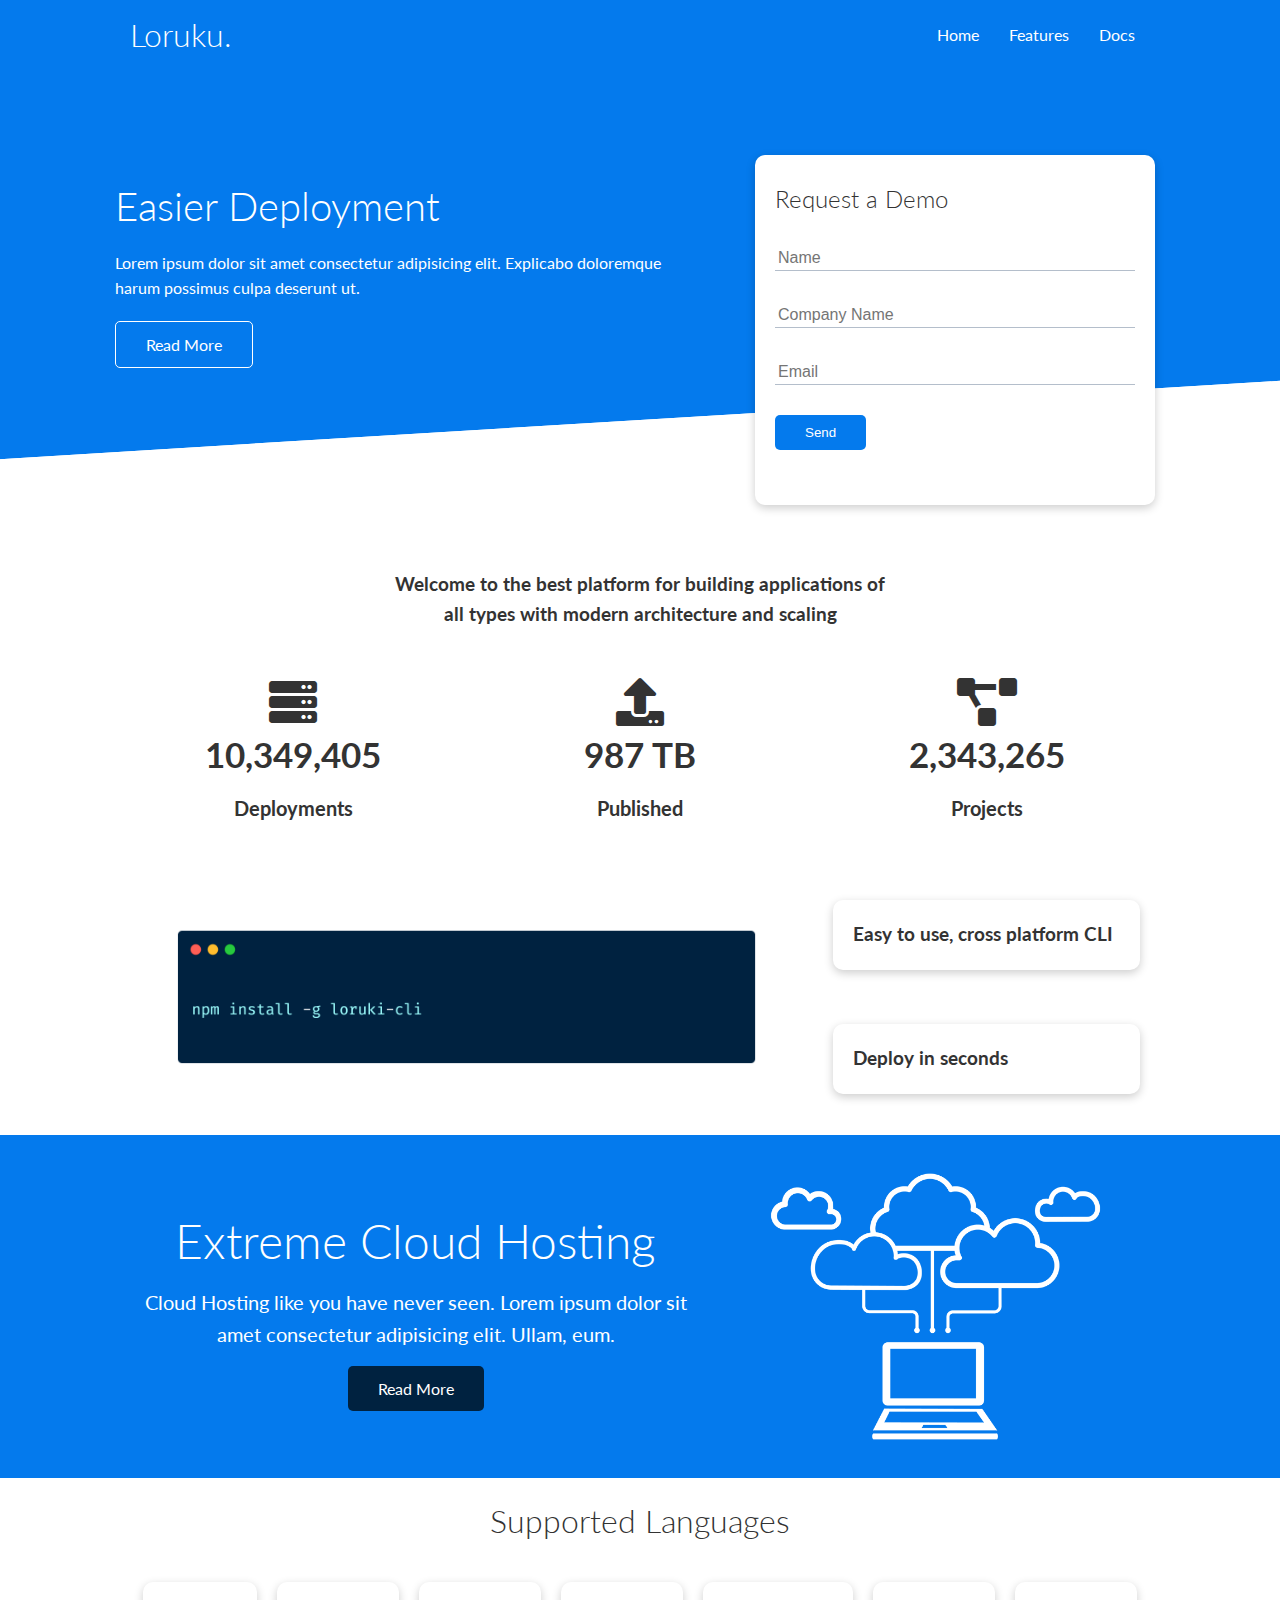
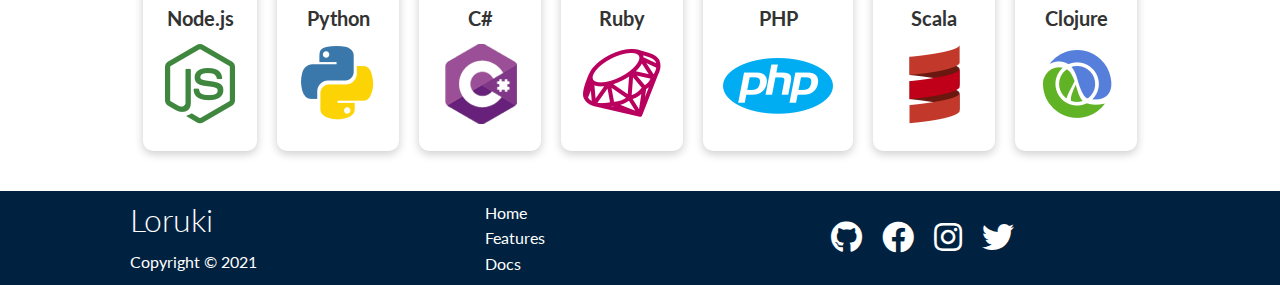
<file: index.html>
<!DOCTYPE html>
<html lang="en">
<head>
  <meta charset="UTF-8">
  <meta http-equiv="X-UA-Compatible" content="IE=edge">
  <meta name="viewport" content="width=device-width, initial-scale=1.0">
  <link rel="stylesheet" href="https://cdnjs.cloudflare.com/ajax/libs/font-awesome/5.15.2/css/all.min.css">
  <link rel="stylesheet" href="css/utilities.css">
  <link rel="stylesheet" href="css/style.css">
  <title>Loruki | Cloud Hosting For Everyone</title>
</head>
<body>

  <!-- Nav bar -->
  <div class="navbar">
    <div class="container flex">
      <h1 class="logo">Loruku.</h1>
      <nav>
        <ul>
          <li><a href="index.html">Home</a></li>
          <li><a href="features.html">Features</a></li>
          <li><a href="docs.html">Docs</a></li>
        </ul>
      </nav>
    </div>
  </div>

  <!-- Showcase -->
  <section class="showcase">
    <div class="container grid">
      <div class="showcase-text">
        <h1>Easier Deployment</h1>
        <p>Lorem ipsum dolor sit amet consectetur adipisicing elit. Explicabo doloremque harum possimus culpa deserunt ut.</p>
        <a href="features.html" class="btn btn-outline">Read More</a>
      </div>
      <div class="showcase-form card">
        <h2>Request a Demo</h2>
        <form>
          <div class="form-control">
            <input type="text" name="name" placeholder="Name" required>
          </div>
          <div class="form-control">
            <input type="text" name="company" placeholder="Company Name" required>
          </div>
          <div class="form-control">
            <input type="email" name="email" placeholder="Email" required>
          </div>
          <input type="submit" value="Send" class="btn btn-primary">
        </form>
      </div>
    </div>
  </section>

  <!-- Stats -->
  <section class="stats">
    <div class="container">
      <h3 class="stats-heading text-center my-1">
        Welcome to the best platform for building applications of all types with modern architecture and scaling
      </h3>
      <div class="grid grid-3 text-center my-4">
        <div>
          <i class="fas fa-server fa-3x"></i>
          <h3>10,349,405</h3>
          <p class="text-secondary">Deployments</p>
        </div>
        <div>
          <i class="fas fa-upload fa-3x"></i>
          <h3>987 TB</h3>
          <p class="text-secondary">Published</p>
        </div>
        <div>
          <i class="fas fa-project-diagram fa-3x"></i>
          <h3>2,343,265</h3>
          <p class="text-secondary">Projects</p>
        </div>
      </div>
    </div>
  </section>

<!-- Cli -->
  <section class="cli">
    <div class="container grid">
      <img src="images/cli.png" alt="">
      <div class="card">
        <h3>Easy to use, cross platform CLI</h3>
      </div>
      <div class="card">
        <h3>Deploy in seconds</h3>
      </div>
    </div>
  </section>

  <!-- Clouds -->
  <section class="cloud bg-primary my-2 py-2">
    <div class="container grid">
      <div class="text-center">
        <h2 class="lg">Extreme Cloud Hosting</h2>
        <p class="lead my-1">Cloud Hosting like you have never seen. Lorem ipsum dolor sit amet consectetur adipisicing elit. Ullam, eum. </p>
        <a href="features.html" class="btn btn-dark">Read More</a>
      </div>
      <img src="images/cloud.png" alt="">
    </div>
  </section>

  <!-- Languages -->
  <section class="languages">
    <h2 class="md text-center my-2">
      Supported Languages
    </h2>
    <div class="container flex">
      <div class="card">
        <h4>Node.js</h4>
        <img src="images/logos/node.png" alt="">
      </div>
      <div class="card">
        <h4>Python</h4>
        <img src="images/logos/python.png" alt="">
      </div>
      <div class="card">
        <h4>C#</h4>
        <img src="images/logos/csharp.png" alt="">
      </div>
      <div class="card">
        <h4>Ruby</h4>
        <img src="images/logos/ruby.png" alt="">
      </div>
      <div class="card">
        <h4>PHP</h4>
        <img src="images/logos/php.png" alt="">
      </div>
      <div class="card">
        <h4>Scala</h4>
        <img src="images/logos/scala.png" alt="">
      </div>
      <div class="card">
        <h4>Clojure</h4>
        <img src="images/logos/clojure.png" alt="">
      </div>
    </div>
  </section>

<!-- footer -->
<footer class="footer bg-dark py-5">
  <div class="container grid grid-3">
    <div>
      <h1>Loruki</h1>
      <p>Copyright &copy; 2021</p>
    </div>
    <nav>
      <ul>
        <li><a href="index.html">Home</a></li>
        <li><a href="features.html">Features</a></li>
        <li><a href="docs.html">Docs</a></li>
      </ul>
    </nav>
    <div class="social">
      <a href="#"><i class="fab fa-github fa-2x"></i></a>
      <a href="#"><i class="fab fa-facebook fa-2x"></i></a>
      <a href="#"><i class="fab fa-instagram fa-2x"></i></a>
      <a href="#"><i class="fab fa-twitter fa-2x"></i></a>
    </div>
  </div>
</footer>

</body>
</html>
</file>
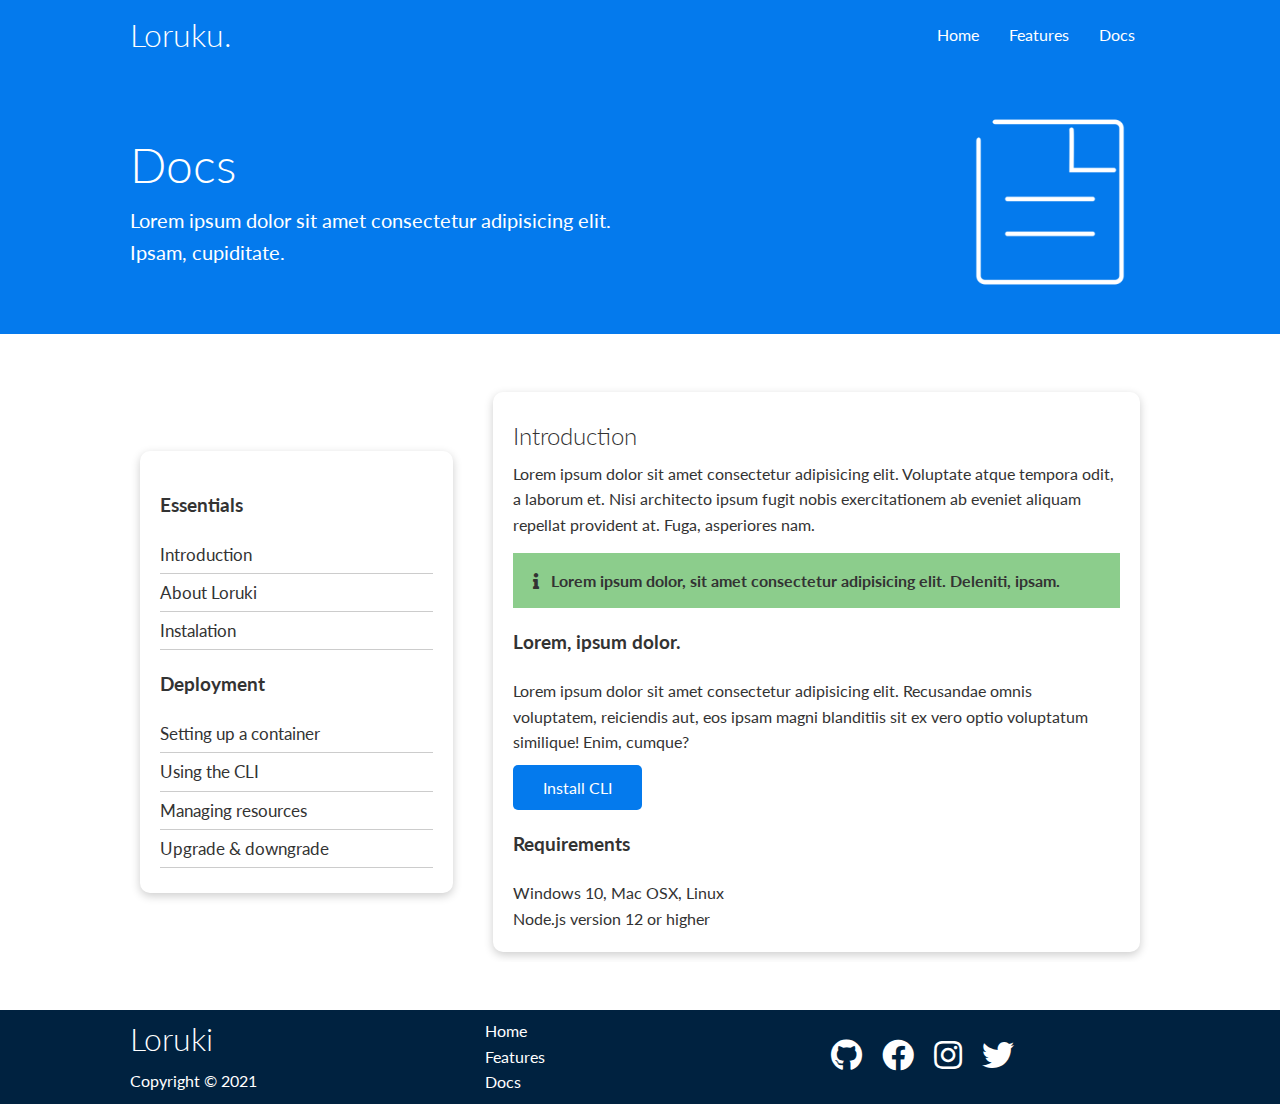
<file: docs.html>
<!DOCTYPE html>
<html lang="en">
<head>
  <meta charset="UTF-8">
  <meta http-equiv="X-UA-Compatible" content="IE=edge">
  <meta name="viewport" content="width=device-width, initial-scale=1.0">
  <link rel="stylesheet" href="https://cdnjs.cloudflare.com/ajax/libs/font-awesome/5.15.2/css/all.min.css">
  <link rel="stylesheet" href="css/utilities.css">
  <link rel="stylesheet" href="css/style.css">
  <title>Loruki | Cloud Hosting For Everyone</title>
</head>
<body>

  <!-- Nav bar -->
  <div class="navbar">
    <div class="container flex">
      <h1 class="logo">Loruku.</h1>
      <nav>
        <ul>
          <li><a href="index.html">Home</a></li>
          <li><a href="features.html">Features</a></li>
          <li><a href="docs.html">Docs</a></li>
        </ul>
      </nav>
    </div>
  </div>

<!-- Head Area -->
<section class="docs-head bg-primary py-3">
  <div class="container grid">
    <div>
      <h1 class="lg">Docs</h1>
      <p class="lead">Lorem ipsum dolor sit amet consectetur adipisicing elit. Ipsam, cupiditate.</p>
    </div>
    <img src="images/docs.png" alt="">
  </div>
</section>

<!-- Docs main -->
<section class="docs-main my-4">
  <div class="container grid">
    <div class="card p-3">
      <h3 class="my-2">Essentials</h3>
      <nav>
        <ul>
          <li><a href="#">Introduction</a></li>
          <li><a href="#">About Loruki</a></li>
          <li><a href="#">Instalation</a></li>
        </ul>
      </nav>
      <h3 class="my-2">Deployment</h3>
      <nav>
        <ul>
          <li><a href="#">Setting up a container</a></li>
          <li><a href="#">Using the CLI</a></li>
          <li><a href="#">Managing resources</a></li>
          <li><a href="#">Upgrade & downgrade</a></li>
        </ul>
      </nav>
    </div>
    <div class="card">
      <h2>Introduction</h2>
      <p>Lorem ipsum dolor sit amet consectetur adipisicing elit. Voluptate atque tempora odit, a laborum et. Nisi architecto ipsum fugit nobis exercitationem ab eveniet aliquam repellat provident at. Fuga, asperiores nam.</p>

      <div class="attention">
        <p><i class="fas fa-info"></i> &nbsp Lorem ipsum dolor, sit amet consectetur adipisicing elit. Deleniti, ipsam.</p>
      </div>

      <h3>Lorem, ipsum dolor.</h3>
      <p>Lorem ipsum dolor sit amet consectetur adipisicing elit. Recusandae omnis voluptatem, reiciendis aut, eos ipsam magni blanditiis sit ex vero optio voluptatum similique! Enim, cumque?</p>
      <a href="#" class="btn btn-primary">Install CLI</a>

      <h3>Requirements</h3>
      <ul>
        <li>Windows 10, Mac OSX, Linux</li>
        <li>Node.js version 12 or higher</li>
      </ul>

    </div>
  </div>
</section>

<!-- footer -->
<footer class="footer bg-dark py-5">
  <div class="container grid grid-3">
    <div>
      <h1>Loruki</h1>
      <p>Copyright &copy; 2021</p>
    </div>
    <nav>
      <ul>
        <li><a href="index.html">Home</a></li>
        <li><a href="features.html">Features</a></li>
        <li><a href="docs.html">Docs</a></li>
      </ul>
    </nav>
    <div class="social">
      <a href="#"><i class="fab fa-github fa-2x"></i></a>
      <a href="#"><i class="fab fa-facebook fa-2x"></i></a>
      <a href="#"><i class="fab fa-instagram fa-2x"></i></a>
      <a href="#"><i class="fab fa-twitter fa-2x"></i></a>
    </div>
  </div>
</footer>

</body>
</html>
</file>
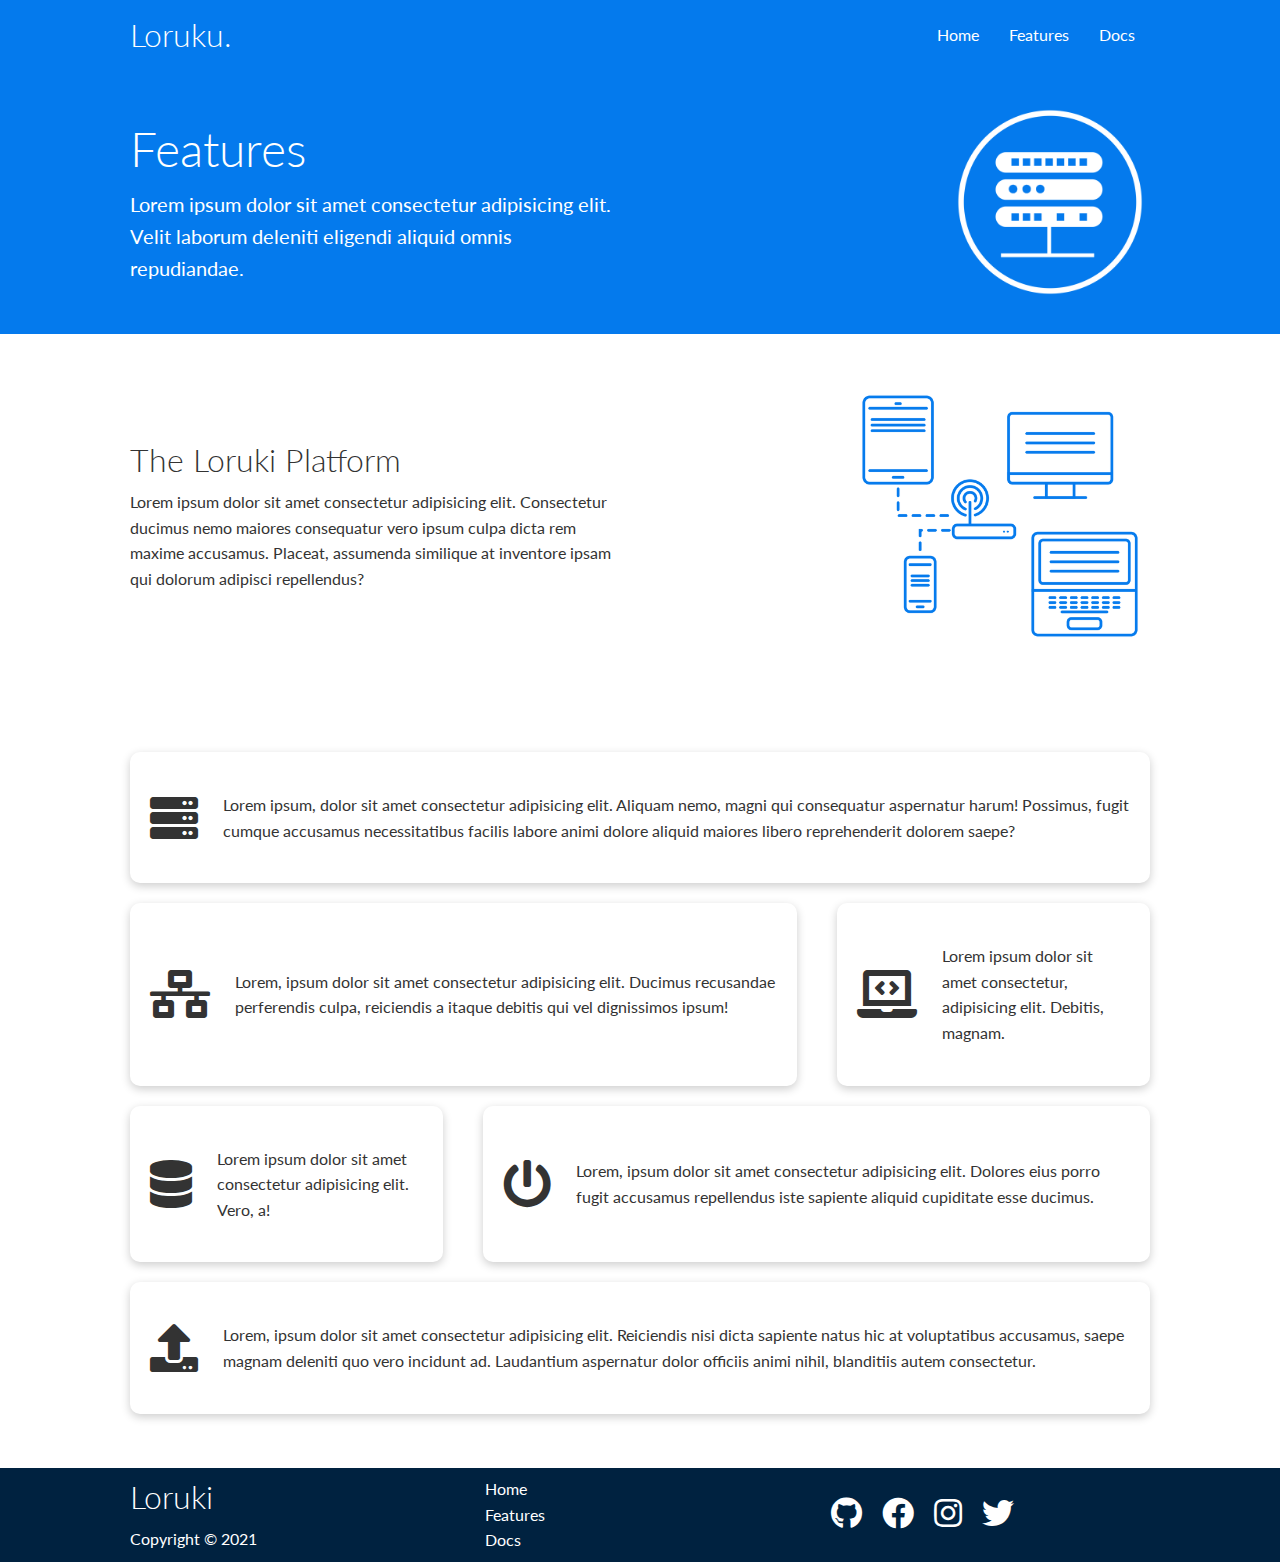
<file: features.html>
<!DOCTYPE html>
<html lang="en">
<head>
  <meta charset="UTF-8">
  <meta http-equiv="X-UA-Compatible" content="IE=edge">
  <meta name="viewport" content="width=device-width, initial-scale=1.0">
  <link rel="stylesheet" href="https://cdnjs.cloudflare.com/ajax/libs/font-awesome/5.15.2/css/all.min.css">
  <link rel="stylesheet" href="css/utilities.css">
  <link rel="stylesheet" href="css/style.css">
  <title>Loruki | Cloud Hosting For Everyone</title>
</head>
<body>

  <!-- Nav bar -->
  <div class="navbar">
    <div class="container flex">
      <h1 class="logo">Loruku.</h1>
      <nav>
        <ul>
          <li><a href="index.html">Home</a></li>
          <li><a href="features.html">Features</a></li>
          <li><a href="docs.html">Docs</a></li>
        </ul>
      </nav>
    </div>
  </div>

<!-- Head Area -->
<section class="features-head bg-primary py-3">
  <div class="container grid">
    <div>
      <h1 class="lg">Features</h1>
      <p class="lead">Lorem ipsum dolor sit amet consectetur adipisicing elit. Velit laborum deleniti eligendi aliquid omnis repudiandae.</p>
    </div>
    <img src="images/server.png" alt="">
  </div>
</section>

<!-- Sub head -->
<section class="features-sub-head py-3">
<div class="container grid">
    <div>
      <h1>The Loruki Platform</h1>
      <p>Lorem ipsum dolor sit amet consectetur adipisicing elit. Consectetur ducimus nemo maiores consequatur vero ipsum culpa dicta rem maxime accusamus. Placeat, assumenda similique at inventore ipsam qui dolorum adipisci repellendus?</p>
    </div>
    <img src="images/server2.png" alt="">
  </container>
</section>

<section class="features-main my-2">
  <div class="container grid grid-3">
    <div class="card flex">
      <i class="fas fa-server fa-3x"></i>
      <p>Lorem ipsum, dolor sit amet consectetur adipisicing elit. Aliquam nemo, magni qui consequatur aspernatur harum! Possimus, fugit cumque accusamus necessitatibus facilis labore animi dolore aliquid maiores libero reprehenderit dolorem saepe?</p>
    </div>
    <div class="card flex">
      <i class="fas fa-network-wired fa-3x"></i>
      <p>
          Lorem, ipsum dolor sit amet consectetur adipisicing elit. Ducimus
          recusandae perferendis culpa, reiciendis a itaque debitis qui vel
          dignissimos ipsum!
      </p>
  </div>
  <div class="card flex">
      <i class="fas fa-laptop-code fa-3x"></i>
      <p>
          Lorem ipsum dolor sit amet consectetur, adipisicing elit. Debitis,
          magnam.
      </p>
  </div>
  <div class="card flex">
      <i class="fas fa-database fa-3x"></i>
      <p>
          Lorem ipsum dolor sit amet consectetur adipisicing elit. Vero, a!
      </p>
  </div>
  <div class="card flex">
      <i class="fas fa-power-off fa-3x"></i>
      <p>Lorem, ipsum dolor sit amet consectetur adipisicing elit. Dolores eius porro fugit accusamus repellendus iste sapiente aliquid cupiditate esse ducimus.
      </p>
  </div>
  <div class="card flex">
      <i class="fas fa-upload fa-3x"></i>
      <p>Lorem, ipsum dolor sit amet consectetur adipisicing elit. Reiciendis nisi dicta sapiente natus hic at voluptatibus accusamus, saepe magnam deleniti quo vero incidunt ad. Laudantium aspernatur dolor officiis animi nihil, blanditiis autem consectetur.
      </p>
  </div>
  </div>
</section>

<!-- footer -->
<footer class="footer bg-dark py-5">
  <div class="container grid grid-3">
    <div>
      <h1>Loruki</h1>
      <p>Copyright &copy; 2021</p>
    </div>
    <nav>
      <ul>
        <li><a href="index.html">Home</a></li>
        <li><a href="features.html">Features</a></li>
        <li><a href="docs.html">Docs</a></li>
      </ul>
    </nav>
    <div class="social">
      <a href="#"><i class="fab fa-github fa-2x"></i></a>
      <a href="#"><i class="fab fa-facebook fa-2x"></i></a>
      <a href="#"><i class="fab fa-instagram fa-2x"></i></a>
      <a href="#"><i class="fab fa-twitter fa-2x"></i></a>
    </div>
  </div>
</footer>

</body>
</html>
</file>
<file: css/utilities.css>
/* Utilities*/
.container {
  max-width: 1100px;
  margin: 0 auto;
  overflow: auto;
  padding: 0 40px;
}

.card {
  background-color: #fff;
  color: #333;
  border-radius: 10px;
  box-shadow: 0 3px 10px rgba(0, 0, 0, 0.2);
  padding: 20px;
  margin: 10px;
}

.btn {
  display: inline-block;
  padding: 10px 30px;
  cursor: pointer;
  background: var(--primary-color);
  color: #fff;
  border: none;
  border-radius: 5px;
}

.btn-outline {
  background-color: transparent;
  border: 1px solid #fff;
}

.btn:hover {
  transform: scale(0.98);
}

/* Backgrounds and Colored btn */
.bg-primary,
.btn-primary {
  background-color: var(--primary-color);
  color: #fff;
}

.bg-secondary,
.btn-secondary {
  background-color: var(--secondary-color);
  color: #fff;
}

.bg-dark,
.btn-dark {
  background-color: var(--dark-color);
  color: #fff;
}


.bg-light,
.btn-light {
  background-color: var(--light-color);
  color: #333;
}

.text-center {
  text-align: center;
}

/* Text sizes */

.lead {
  font-size: 20px;
}

.sm {
  font-size: 1rem;
}

.md {
  font-size: 2rem;
}

.lg {
  font-size: 3rem;
}

/* Margin */

.my-1 {
  margin: 1rem 0;
}

.my-2 {
  margin: 1.5rem 0;
}

.my-3 {
  margin: 2rem 0;
}

.my-4 {
  margin: 3rem 0;
}

.m-1 {
  margin: 1rem;
}

.m-2 {
  margin: 1.5rem;
}

.m-3 {
  margin: 2rem;
}

.m-4 {
  margin: 3rem;
}

.py-2 {
  padding: 1.5rem 0;
}

.py-3 {
  padding: 2rem 0;
}

.attention {
  background-color:var(--attantion);
  padding: 5px 20px;
  font-weight: bold;
  margin: 15px 0;
}

.flex {
  display: flex;
  justify-content: center;
  align-items: center;
  height: 100%;
}

.grid {
  display: grid;
  grid-template-columns: repeat(2, 1fr);
  gap: 20px;
  height: 100%;
  justify-content: center;
  align-items: center;
}

.grid-3 {
  grid-template-columns: repeat(3, 1fr);
}
</file>
<file: css/style.css>
@import url('https://fonts.googleapis.com/css2?family=Lato:wght@300&display=swap');

:root {
  --primary-color:#047aed;
  --secondary-color:#1c3fa8;
  --dark-color:#002240;
  --light-color:#f4f4f4;
  --attantion: #5cb85cb4;
}

* {
  box-sizing: border-box;
  margin: 0;
  padding: 0; 
}

body {
  font-family: 'Lato', sans-serif;
  color: #333;
  line-height: 1.6;
}

ul {
  list-style-type: none;
}

a {
  text-decoration: none;
  color: #333;
}

h1, h2 {
  font-weight: 300;
  line-height: 1.2;
  margin: 10px 0;
}

p {
  margin: 10px 0;
}

img {
  width: 100%;
}


/*  Navbar */
.navbar {
  background-color:var(--primary-color);
  color: #fff;
  height: 70px;
}

.navbar ul {
  display: flex;
}

.navbar a {
  color: #fff;
  padding: 10px;
  margin: 0 5px;
}

.navbar a:hover{
  border-bottom: 2px #fff solid;
}

.navbar .flex {
  justify-content: space-between;
}

/* Showcase */
.showcase {
  height: 400px;
  background-color:var(--primary-color);
  color: #fff;
  position: relative;
}

.showcase h1 {
  font-size: 40px;
}

.showcase p {
  margin: 20px 0;
}

.showcase .grid {
  overflow: visible;
  grid-template-columns: 55% 45%;
  gap: 30px;
}

.showcase-text {
  animation: slideInFromLeft 1s ease-in;
}

.showcase-form {
  position: relative;
  top:60px;
  height: 350px;
  width: 400px;
  z-index: 100;
  justify-self: flex-end;
  animation: slideInFromRight 1s ease-in;
}

.showcase-form .form-control {
  margin: 30px 0;
}

.showcase-form input[type='text'],
.showcase-form input[type='email'] {
  border: 0;
  border-bottom: 1px solid #b4becb;
  width: 100%;
  padding: 3px;
  font-size: 16px;
}

.showcase-form input:focus {
  outline: none;
}

.showcase::before, 
.showcase::after {
  content: '';
  position: absolute;
  height: 120px;
  bottom: -70px;
  right: 0;
  left: 0;
  background:#fff;
  transform: skewY(-3.5deg);
  -webkit-transform: skewY(-3.5deg);
  -moz-transform: skewY(-3.5deg);
  -ms-transform: skewY(-3.5deg);
}

/* Stats */
.stats {
  padding-top: 100px;
  animation: slideInFromBottom 1s ease-in;
}

.stats-heading {
  max-width: 500px;
  margin: auto;
}

.stats .grid h3{
  font-size: 35px;
}

.stats .grid p {
  font-size: 20px;
  font-weight: bold;
}

/* Cli */
.cli .grid {
  grid-template-columns: repeat(3, 1fr);
  grid-template-rows: repeat(2, 1fr);
}

.cli .grid > *:first-child {
  grid-column: 1 / span 2;
  grid-row: 1 / span 2;
}

/* Cloud */
.cloud .grid {
  grid-template-columns: 4fr 3fr;
}

/* Languages */
.languages .flex {
  flex-wrap: wrap;
}

.languages .card {
  text-align: center;
  margin: 18px 10px 40px;
  transition: transform 0.2s ease-in;
}

.languages .card h4{
  font-size: 20px;
  margin-bottom: 10px;
}

.languages .card:hover {
  transform: translateY(-15px);
}

/* Footer */
.footer a {
  color: #fff;
  margin: 0 8px;
}

/* Features */
.features-head img,
.docs-head img {
  width: 200px;
  justify-self: end;
}

.features-sub-head img {
  width: 300px;
  justify-self: end;
}

.features-main .card > i {
  margin-right: 25px;
}

.features-main .grid {
  padding: 30px;
}

.features-main .grid > *:first-child,
.features-main .grid > *:last-child {
  grid-column: 1 / span 3;
}

.features-main .grid > *:nth-child(2) {
  grid-column: 1 / span 2;
}

.features-main .grid > *:nth-child(5) {
  grid-column: 2 / span 2;
}

/* Docs */

.docs-main h3 {
  margin: 20px 0;
}

.docs-main .grid {
  grid-template-columns:1fr 2fr;
}

.docs-main nav li {
  font-size: 17px;
  padding-bottom: 5px;
  margin-bottom: 5px;
  border-bottom: 0.5px #ccc solid;
}

.docs-main nav li:hover {
  font-weight: bold;
}


/* Animation */

@keyframes slideInFromLeft {
  0% {
    transform: translateX(-100%);
  }
  100% {
    transform: translateX(0);
  }
}

@keyframes slideInFromRight {
  0% {
    transform: translateX(100%);
  }
  100% {
    transform: translateX(0);
  }
}

@keyframes slideInFromBottom {
  0% {
    transform: translateY(100%);
  }
  100% {
    transform: translateX(0);
  }
}

/* Media Tablets and under*/
@media(max-width: 850px) {
  .grid,
  .showcase .grid,
  .stats .grid,
  .cli .grid,
  .cloud .grid,
  .features-main .grid,
  .docs-main .grid {
    grid-template-columns: 1fr;
    grid-template-rows: 1fr;
  }

  .showcase {
    height: auto;
  }

  .showcase-form {
    justify-self: center;
    margin: auto;  
  }

  .showcase-text {
    text-align: center;
    margin-top: 40px;
  }

  .features-head,
  .features-sub-head,
  .docs-head {
    text-align: center;
  }

  .features-head img,
  .features-sub-head img,
  .docs-head img {
    justify-self: center;  
  }

  .features-main .grid > *:first-child,
  .features-main .grid > *:nth-child(2),
  .features-main .grid > *:nth-child(5),
  .features-main .grid > *:nth-child(6) {
    grid-column: 1;
}

/* Media Mobile*/
@media(max-width: 500px) {
  .navbar {
    height: 110px;
  }

  .navbar .flex {
    flex-direction: column;
  }

  .navbar ul {
    padding: 10px;
    background-color: rgba(0,0,0,0.1);
    border-top-right-radius: 15px;
    border-bottom-left-radius: 15px;
  } 
}
</file>
